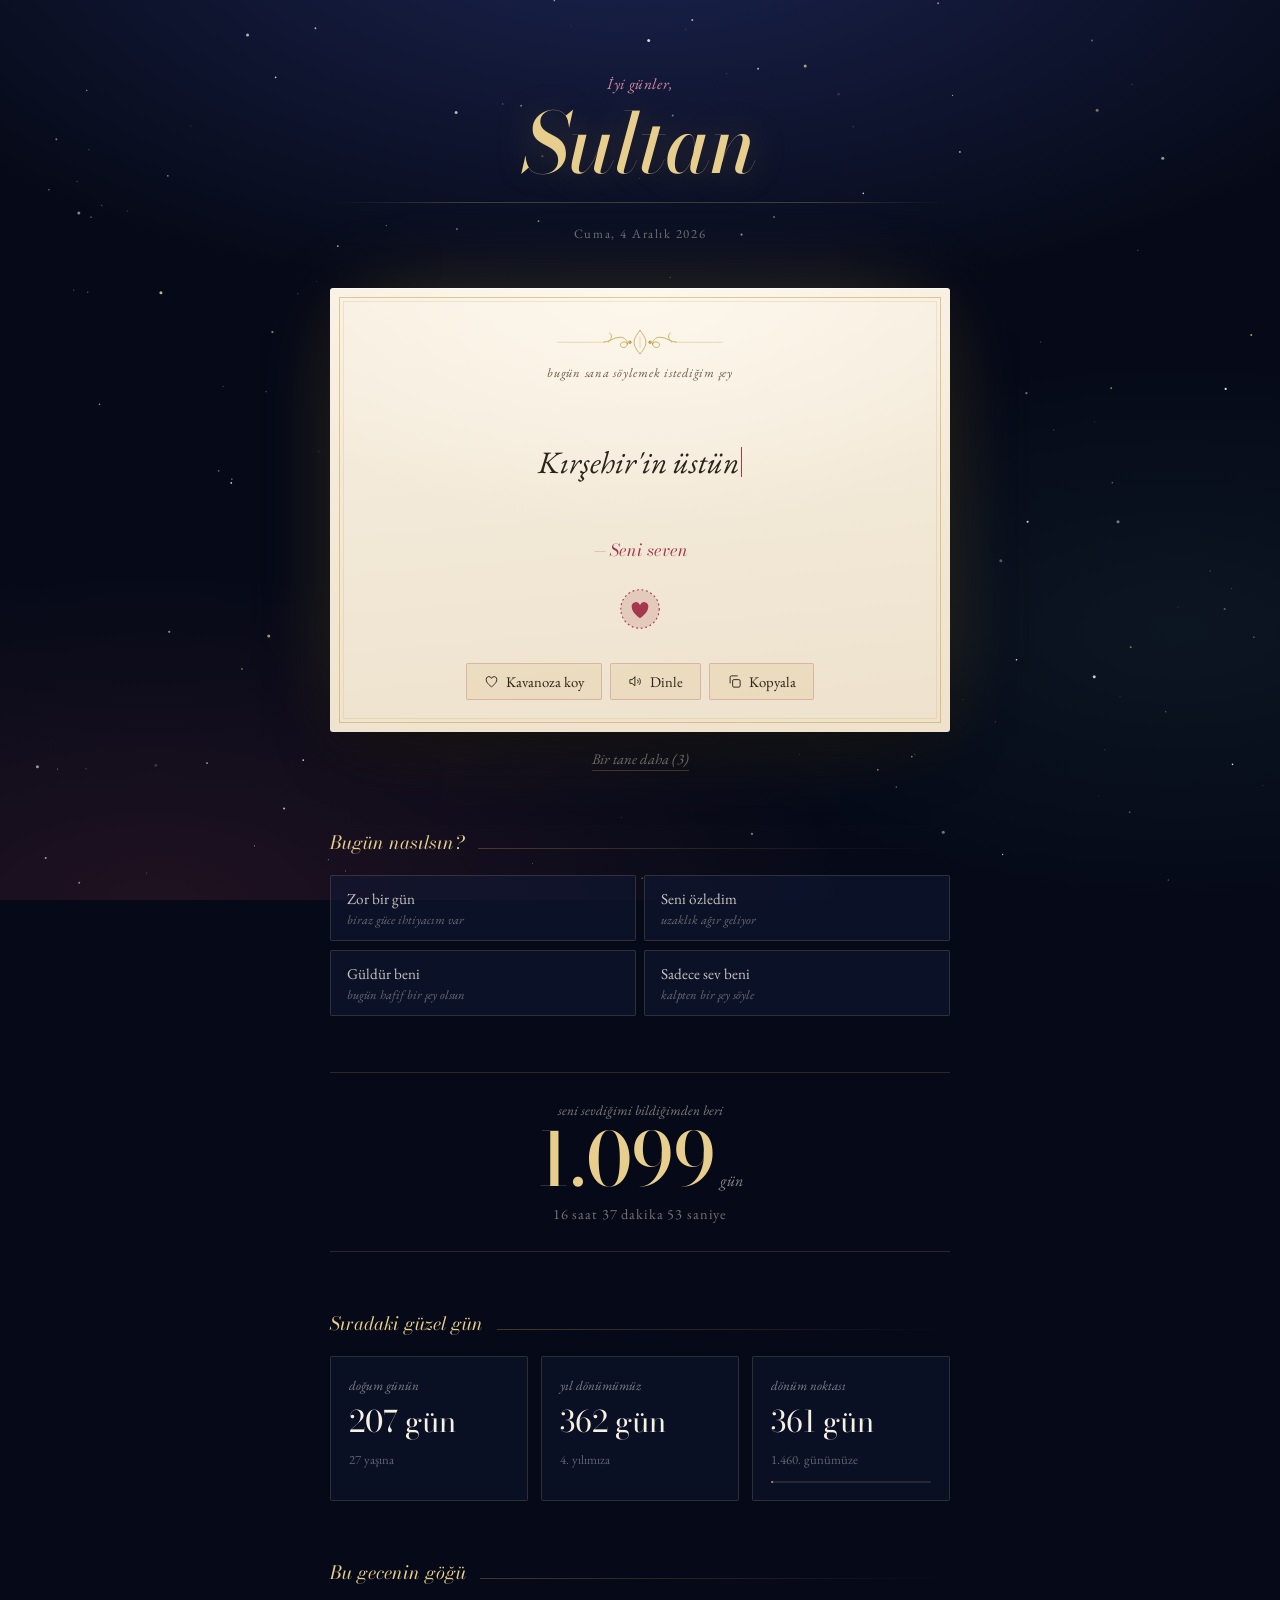
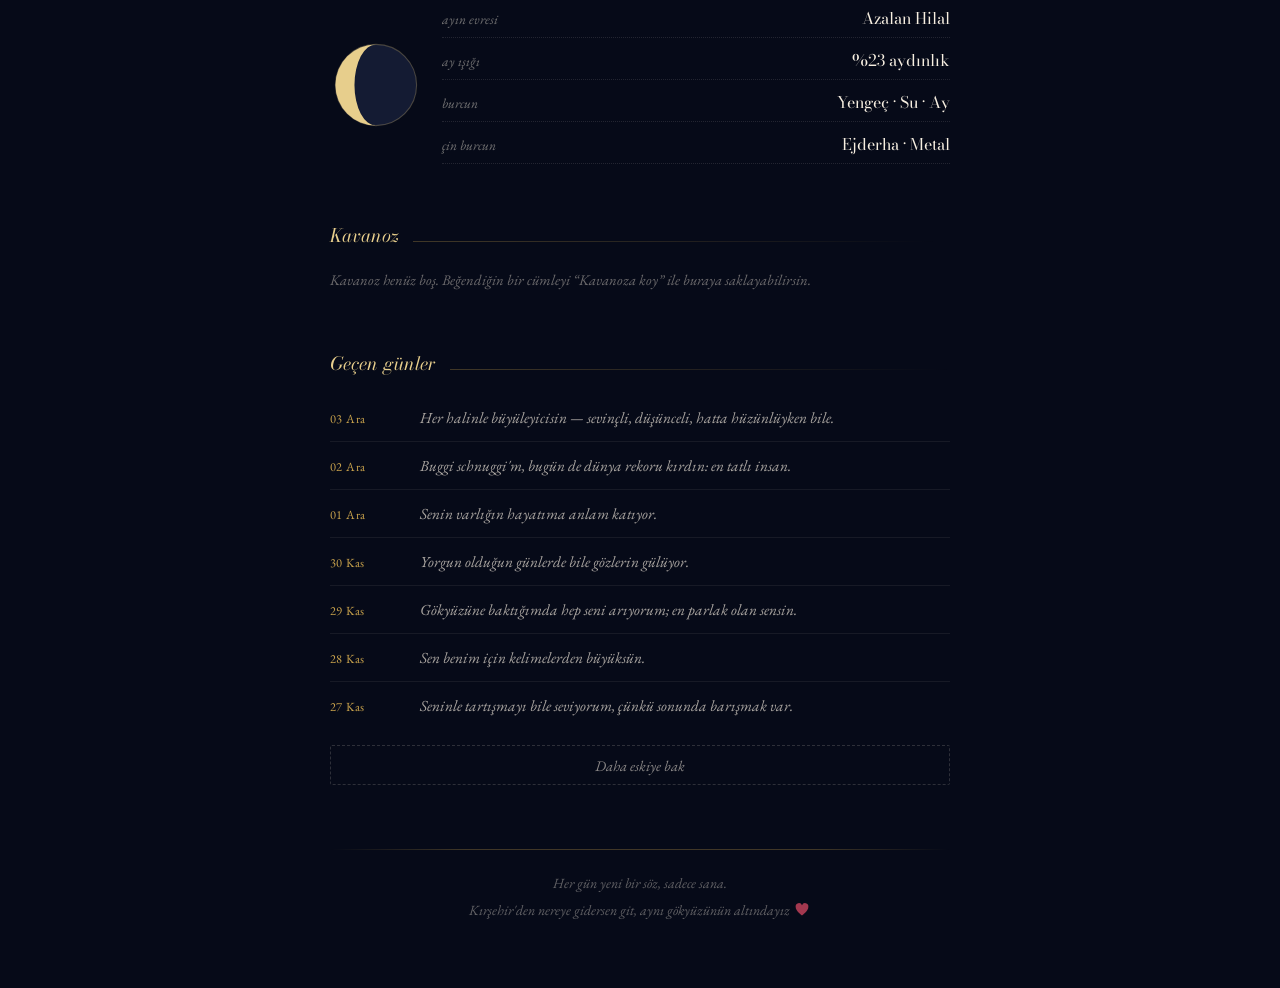
<file: index.html>
<!DOCTYPE html>
<html lang="tr">
<head>
<meta charset="UTF-8">
<meta name="viewport" content="width=device-width, initial-scale=1, viewport-fit=cover">
<meta name="theme-color" content="#060a18">
<meta name="description" content="Her gün yeni bir söz, sadece sana.">
<meta name="apple-mobile-web-app-capable" content="yes">
<meta name="apple-mobile-web-app-status-bar-style" content="black-translucent">
<meta name="apple-mobile-web-app-title" content="Sana Özel">
<title>Sana Özel</title>

<link rel="manifest" href="manifest.json">
<link rel="icon" href="assets/icon.svg" type="image/svg+xml">
<link rel="apple-touch-icon" href="assets/icon.svg">

<link rel="preconnect" href="https://fonts.googleapis.com">
<link rel="preconnect" href="https://fonts.gstatic.com" crossorigin>
<link href="https://fonts.googleapis.com/css2?family=Bodoni+Moda:ital,opsz,wght@0,6..96,400..600;1,6..96,400..600&family=EB+Garamond:ital,wght@0,400;0,500;1,400;1,500&display=swap" rel="stylesheet">
<link rel="stylesheet" href="assets/style.css">
</head>
<body>

<!-- açılış perdesi -->
<div id="curtain">
  <svg class="curtain-mark" viewBox="0 0 24 24" fill="none" stroke="currentColor" stroke-width="1.1" aria-hidden="true">
    <path d="M12 20.5S3.5 14.8 3.5 8.9A4.4 4.4 0 0 1 12 7a4.4 4.4 0 0 1 8.5 1.9c0 5.9-8.5 11.6-8.5 11.6Z"/>
  </svg>
  <span class="sr-only" style="position:absolute;width:1px;height:1px;overflow:hidden;clip:rect(0 0 0 0)">Yükleniyor</span>
</div>

<canvas id="sky" aria-hidden="true"></canvas>

<main class="page">

  <header class="masthead">
    <p class="salutation" id="salutation">Günaydın,</p>
    <h1 class="name" id="name">Sultan</h1>
    <hr class="rule">
    <p class="datestamp" id="datestamp"></p>
  </header>

  <section class="occasion" id="occasion" aria-live="polite">
    <p class="occasion-title" id="occ-title"></p>
    <p class="occasion-note"  id="occ-note"></p>
  </section>

  <!-- ═══ MEKTUP ═══ -->
  <article class="letter">
    <div class="letter-inner">

      <!-- tezhip motifi -->
      <svg class="ornament" viewBox="0 0 200 34" fill="none" stroke="currentColor" aria-hidden="true">
        <g stroke-width="1" stroke-linecap="round">
          <path d="M2 17h52M146 17h52" opacity=".45"/>
          <g id="tendril">
            <path d="M56 17c8 0 12-6 20-6 6 0 9 4 9 8"/>
            <path d="M85 19c0 3-3 5-6 4s-3-5 0-6 6 0 6 2Z"/>
            <path d="M62 17c5-4 5-9 2-11"/>
          </g>
          <use href="#tendril" transform="translate(200,0) scale(-1,1)"/>
          <path d="M100 3c5 6 7 10 7 14s-2 8-7 14c-5-6-7-10-7-14s2-8 7-14Z"/>
          <path d="M100 11v12" opacity=".5"/>
        </g>
        <circle cx="88" cy="17" r="1.6" fill="currentColor"/>
        <circle cx="112" cy="17" r="1.6" fill="currentColor"/>
      </svg>

      <p class="letter-eyebrow">bugün sana söylemek istediğim şey</p>

      <blockquote class="compliment" id="compliment" aria-live="polite"></blockquote>

      <p class="signature" id="signature">— Seni seven</p>

      <button class="seal" id="seal" type="button" aria-label="Mührü aç">
        <svg viewBox="0 0 48 48" aria-hidden="true">
          <circle cx="24" cy="24" r="21" fill="currentColor" opacity=".16"/>
          <circle cx="24" cy="24" r="21" fill="none" stroke="currentColor" stroke-width="1.2" stroke-dasharray="2 3"/>
          <path d="M24 34s-9-6-9-12a4.6 4.6 0 0 1 9-2 4.6 4.6 0 0 1 9 2c0 6-9 12-9 12Z" fill="currentColor"/>
        </svg>
      </button>
      <p class="whisper" id="whisper"></p>

      <div class="actions">
        <button class="btn" id="save" type="button">
          <svg viewBox="0 0 24 24" fill="none" stroke="currentColor" stroke-width="1.5" aria-hidden="true">
            <path d="M12 20.5S3.5 14.8 3.5 8.9A4.4 4.4 0 0 1 12 7a4.4 4.4 0 0 1 8.5 1.9c0 5.9-8.5 11.6-8.5 11.6Z"/>
          </svg>
          <span id="save-label">Kavanoza koy</span>
        </button>
        <button class="btn" id="read" type="button">
          <svg viewBox="0 0 24 24" fill="none" stroke="currentColor" stroke-width="1.5" stroke-linecap="round" aria-hidden="true">
            <path d="M11 5 6.5 9H3v6h3.5L11 19V5Z"/><path d="M15.5 9.5a3.5 3.5 0 0 1 0 5"/><path d="M18 7a7 7 0 0 1 0 10"/>
          </svg>
          <span id="read-label">Dinle</span>
        </button>
        <button class="btn" id="copy" type="button">
          <svg viewBox="0 0 24 24" fill="none" stroke="currentColor" stroke-width="1.5" aria-hidden="true">
            <rect x="9" y="9" width="12" height="12" rx="2"/><path d="M5 15V5a2 2 0 0 1 2-2h10"/>
          </svg>
          <span>Kopyala</span>
        </button>
        <button class="btn" id="share" type="button">
          <svg viewBox="0 0 24 24" fill="none" stroke="currentColor" stroke-width="1.5" stroke-linecap="round" aria-hidden="true">
            <path d="M12 3v13"/><path d="m7.5 7.5 4.5-4.5 4.5 4.5"/><path d="M5 14v5a2 2 0 0 0 2 2h10a2 2 0 0 0 2-2v-5"/>
          </svg>
          <span>Paylaş</span>
        </button>
      </div>
    </div>
  </article>

  <button class="again" id="again" type="button">Bir tane daha (3)</button>

  <!-- ═══ RUH HÂLİ ═══ -->
  <section class="section reveal">
    <div class="section-head">
      <h2>Bugün nasılsın?</h2>
      <span class="fill"></span>
    </div>
    <div class="moods">
      <button class="mood" type="button" data-tag="guc"    aria-pressed="false">Zor bir gün<span class="mood-em">biraz güce ihtiyacım var</span></button>
      <button class="mood" type="button" data-tag="ozlem"  aria-pressed="false">Seni özledim<span class="mood-em">uzaklık ağır geliyor</span></button>
      <button class="mood" type="button" data-tag="neseli" aria-pressed="false">Güldür beni<span class="mood-em">bugün hafif bir şey olsun</span></button>
      <button class="mood" type="button" data-tag="derin"  aria-pressed="false">Sadece sev beni<span class="mood-em">kalpten bir şey söyle</span></button>
    </div>
    <div class="mood-reply" id="mood-reply"><p id="mood-text"></p></div>
  </section>

  <!-- ═══ BİRLİKTE ═══ -->
  <section class="section reveal" id="clock-section">
    <div class="clock">
      <p class="clock-lead">seni sevdiğimi bildiğimden beri</p>
      <p><span class="clock-days" id="clock-days">—</span><span class="clock-unit">gün</span></p>
      <p class="clock-fine" id="clock-fine"></p>
    </div>
  </section>

  <!-- ═══ SIRADAKİ GÜNLER ═══ -->
  <section class="section reveal">
    <div class="section-head">
      <h2>Sıradaki güzel gün</h2>
      <span class="fill"></span>
    </div>
    <div class="counts">
      <div class="count-item">
        <p class="count-label">doğum günün</p>
        <p class="count-value" id="bd-value">—</p>
        <p class="count-note"  id="bd-note"></p>
      </div>
      <div class="count-item" id="ann-item">
        <p class="count-label">yıl dönümümüz</p>
        <p class="count-value" id="ann-value">—</p>
        <p class="count-note"  id="ann-note"></p>
      </div>
      <div class="count-item">
        <p class="count-label">dönüm noktası</p>
        <p class="count-value" id="mile-value">—</p>
        <p class="count-note"  id="mile-note"></p>
        <div class="bar"><span id="mile-bar"></span></div>
      </div>
    </div>
  </section>

  <!-- ═══ GÖKYÜZÜ ═══ -->
  <section class="section reveal">
    <div class="section-head">
      <h2>Bu gecenin göğü</h2>
      <span class="fill"></span>
    </div>
    <div class="sky-grid">
      <svg class="moon-dial" viewBox="-34 -34 68 68" aria-hidden="true">
        <circle r="30" fill="#141b33" stroke="rgba(231,206,140,.28)" stroke-width=".8"/>
        <path id="moon-lit" fill="#e7ce8c" d=""/>
      </svg>
      <dl class="sky-facts">
        <div class="fact"><dt>ayın evresi</dt><dd id="moon-name">—</dd></div>
        <div class="fact"><dt>ay ışığı</dt><dd id="moon-pct">—</dd></div>
        <div class="fact"><dt>burcun</dt><dd>Yengeç · Su · Ay</dd></div>
        <div class="fact"><dt>çin burcun</dt><dd id="cz">—</dd></div>
      </dl>
    </div>
  </section>

  <!-- ═══ KAVANOZ ═══ -->
  <section class="section reveal">
    <div class="section-head">
      <h2>Kavanoz</h2>
      <span class="fill"></span>
      <span class="count" id="jar-count"></span>
    </div>
    <div class="jar" id="jar"></div>
  </section>

  <!-- ═══ ARŞİV ═══ -->
  <section class="section reveal">
    <div class="section-head">
      <h2>Geçen günler</h2>
      <span class="fill"></span>
    </div>
    <div class="archive" id="archive"></div>
    <button class="more" id="more" type="button">Daha eskiye bak</button>
  </section>

  <footer class="foot reveal">
    <hr class="rule">
    <p>
      Her gün yeni bir söz, sadece sana.<br>
      Kırşehir'den nereye gidersen git, aynı gökyüzünün altındayız
      <svg class="foot-heart" viewBox="0 0 24 24" fill="currentColor" aria-hidden="true">
        <path d="M12 20.5S3.5 14.8 3.5 8.9A4.4 4.4 0 0 1 12 7a4.4 4.4 0 0 1 8.5 1.9c0 5.9-8.5 11.6-8.5 11.6Z"/>
      </svg>
    </p>
  </footer>

</main>

<div id="toast" role="status" aria-live="polite"></div>

<!-- ═══ AYARLAR — buradan kişiselleştir ═══ -->
<script>
const CONFIG = {
  name:          "Sultan",
  senderName:    "Seni seven",
  birthday:      "2000-06-29",
  togetherSince: "2023-12-01",
  secretNote:    "Bunu bulduğuna göre meraklısın. Seni seviyorum, meri jaan."
};
</script>

<script src="compliments.js"></script>
<script src="assets/app.js"></script>
</body>
</html>
</file>
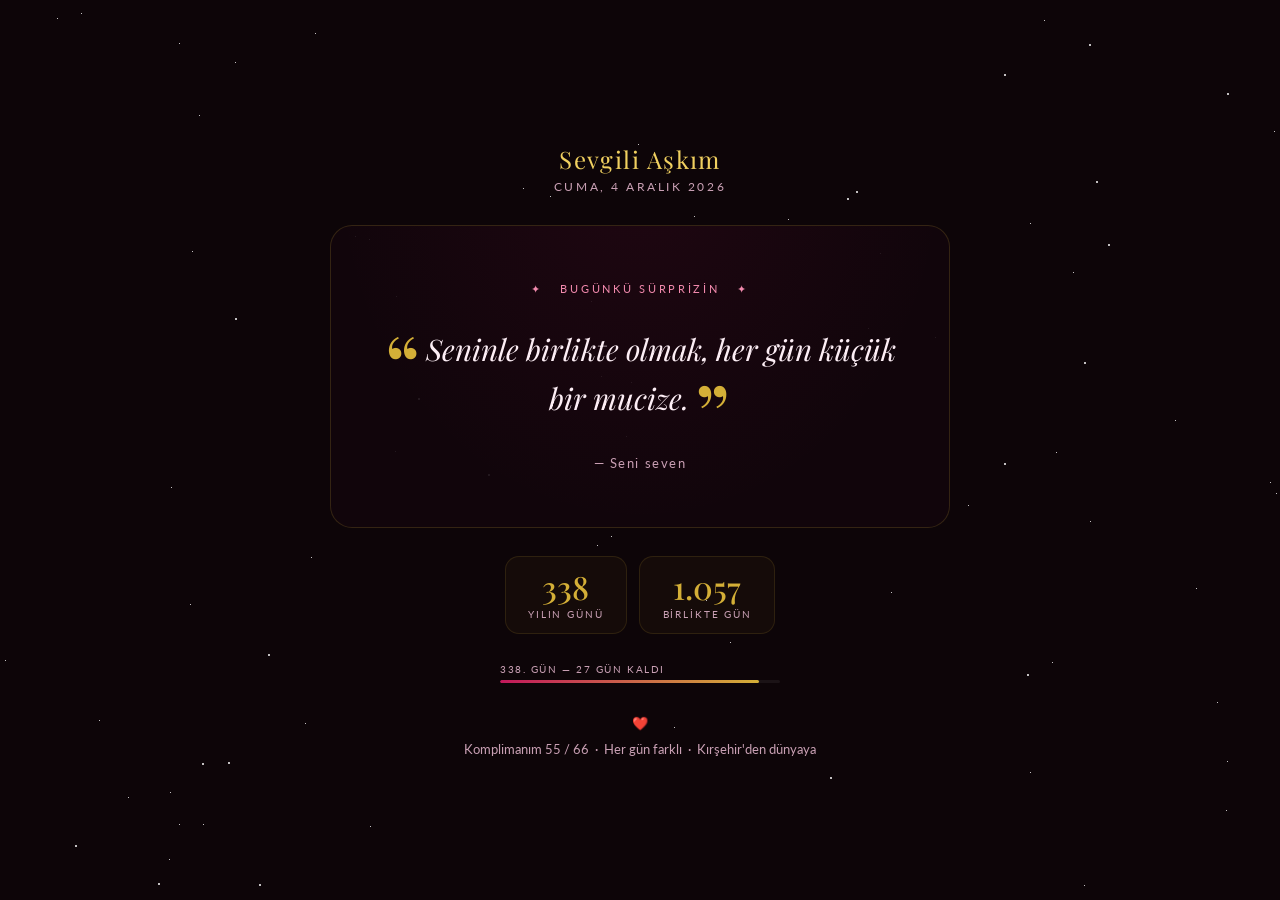
<file: Compliments/index.html>
<!DOCTYPE html>
<html lang="tr">
<head>
  <meta charset="UTF-8">
  <meta name="viewport" content="width=device-width, initial-scale=1.0">
  <title>Sana Özel 💕</title>
  <link href="https://fonts.googleapis.com/css2?family=Playfair+Display:ital,wght@0,500;1,400&family=Lato:wght@300;400&display=swap" rel="stylesheet">
  <style>
    *, *::before, *::after { margin: 0; padding: 0; box-sizing: border-box; }

    body {
      min-height: 100vh;
      background: #0d0508;
      display: flex;
      flex-direction: column;
      align-items: center;
      justify-content: center;
      font-family: 'Lato', sans-serif;
      color: #f9e8ef;
      overflow-x: hidden;
      padding: 2rem 1rem;
      position: relative;
    }

    /* Stars */
    #stars { position: fixed; inset: 0; pointer-events: none; z-index: 0; }
    .star {
      position: absolute;
      background: white;
      border-radius: 50%;
      animation: twinkle ease-in-out infinite;
    }
    @keyframes twinkle {
      0%, 100% { opacity: 0.08; }
      50% { opacity: 0.6; }
    }

    /* Rose petals */
    .petal {
      position: fixed;
      border-radius: 50% 0 50% 0;
      pointer-events: none;
      z-index: 1;
      animation: fallDown linear infinite;
      opacity: 0;
    }
    @keyframes fallDown {
      0%   { transform: translateY(-30px) rotate(0deg) scale(1);   opacity: 0.7; }
      80%  { opacity: 0.5; }
      100% { transform: translateY(110vh) rotate(520deg) scale(0.7); opacity: 0; }
    }

    /* Layout */
    .container {
      position: relative;
      z-index: 10;
      max-width: 620px;
      width: 100%;
      text-align: center;
    }

    /* Top name */
    .for-name {
      font-family: 'Playfair Display', serif;
      font-size: clamp(1.1rem, 3.5vw, 1.5rem);
      color: #f0d060;
      letter-spacing: 0.06em;
      margin-bottom: 0.3rem;
      animation: fadeDown 0.9s ease both;
    }
    .today-label {
      font-size: 0.72rem;
      letter-spacing: 0.22em;
      text-transform: uppercase;
      color: #c9a0b4;
      margin-bottom: 2rem;
      animation: fadeDown 0.9s ease 0.15s both;
    }

    /* Card */
    .card {
      border: 1px solid rgba(212,175,55,0.18);
      border-radius: 22px;
      padding: clamp(2rem,6vw,3.5rem) clamp(1.5rem,5vw,3rem);
      margin-bottom: 1.8rem;
      background: rgba(18,6,13,0.9);
      animation: fadeIn 1.1s ease 0.3s both;
      position: relative;
      overflow: hidden;
    }
    .card::before {
      content: '';
      position: absolute;
      inset: 0;
      background: radial-gradient(ellipse at 50% -20%, rgba(194,24,91,0.08) 0%, transparent 70%);
      pointer-events: none;
    }

    .comp-tag {
      font-size: 0.68rem;
      letter-spacing: 0.25em;
      text-transform: uppercase;
      color: #f48fb1;
      margin-bottom: 1.8rem;
    }

    .compliment {
      font-family: 'Playfair Display', serif;
      font-size: clamp(1.25rem, 4vw, 1.85rem);
      line-height: 1.65;
      color: #fdeef5;
      font-style: italic;
      margin-bottom: 2rem;
      position: relative;
    }
    .compliment::before { content: '\201C'; color: #d4af37; font-size: 3em; line-height: 0; vertical-align: -0.45em; margin-right: 0.05em; font-style: normal; }
    .compliment::after  { content: '\201D'; color: #d4af37; font-size: 3em; line-height: 0; vertical-align: -0.45em; margin-left: 0.05em;  font-style: normal; }

    .from-line {
      font-size: 0.82rem;
      color: #c9a0b4;
      letter-spacing: 0.12em;
    }

    /* Stats */
    .stats {
      display: flex;
      gap: 12px;
      justify-content: center;
      margin-bottom: 1.8rem;
      flex-wrap: wrap;
      animation: fadeUp 0.9s ease 0.7s both;
    }
    .stat {
      border: 1px solid rgba(212,175,55,0.13);
      border-radius: 14px;
      padding: 0.85rem 1.4rem;
      min-width: 110px;
      background: rgba(212,175,55,0.04);
    }
    .stat-num {
      font-family: 'Playfair Display', serif;
      font-size: 2rem;
      font-weight: 500;
      color: #d4af37;
      line-height: 1;
      margin-bottom: 0.3rem;
    }
    .stat-lbl {
      font-size: 0.65rem;
      letter-spacing: 0.18em;
      text-transform: uppercase;
      color: #c9a0b4;
    }

    /* Footer */
    footer {
      font-size: 0.82rem;
      color: #c9a0b4;
      animation: fadeUp 0.9s ease 0.9s both;
    }
    .heart { display: inline-block; animation: pulse 2.2s ease-in-out infinite; }
    @keyframes pulse { 0%,100%{transform:scale(1)} 50%{transform:scale(1.18)} }

    /* Day of year progress */
    .progress-wrap {
      max-width: 280px;
      margin: 1.5rem auto 0;
    }
    .progress-lbl {
      font-size: 0.65rem;
      letter-spacing: 0.15em;
      text-transform: uppercase;
      color: #c9a0b4;
      margin-bottom: 5px;
      text-align: left;
    }
    .progress-bar { background: rgba(255,255,255,0.06); border-radius: 99px; height: 3px; overflow: hidden; }
    .progress-fill { height: 100%; background: linear-gradient(90deg,#c2185b,#d4af37); border-radius: 99px; }

    /* Animations */
    @keyframes fadeDown { from{opacity:0;transform:translateY(-18px)} to{opacity:1;transform:none} }
    @keyframes fadeUp   { from{opacity:0;transform:translateY(18px)}  to{opacity:1;transform:none} }
    @keyframes fadeIn   { from{opacity:0} to{opacity:1} }

    /* Responsive */
    @media(max-width:480px) {
      .stat { min-width: 90px; }
    }
  </style>
</head>
<body>

<div id="stars"></div>

<!-- ── CONFIGURATION ─────────────────────────────────────────── -->
<script>
  const CONFIG = {
    name:          "Aşkım",          // ← her name or nickname (e.g. "Elif", "Canım")
    togetherSince: "01.12.2024",               // ← your anniversary, e.g. "2021-06-15" (leave "" to hide)
    senderName:    "Seni seven",     // ← how you sign off
    city:          "Kırşehir",       // ← her hometown shown in footer
  };
</script>
<!-- ──────────────────────────────────────────────────────────── -->

<script>
  const COMPLIMENTS = [
    "Gülüşün odayı aydınlatıyor, tıpkı güneşin sabahı aydınlattığı gibi.",
    "Sen dünyayı daha güzel bir yer yapıyorsun, sadece var olarak.",
    "Varlığın tek başına bir armağan — bunu hiç unutma.",
    "Gözlerin içindeki güzelliği yansıtıyor; görmek isteyenlere yeter.",
    "Seninle geçen her an, hayatımın en değerli anları arasında.",
    "Zekân ve güzelliğin mükemmel bir uyum içinde dans ediyor.",
    "Kalbinin iyiliği seni dünyada eşsiz kılıyor.",
    "Seninle olmak cenneti yeryüzünde yaşatıyor.",
    "Sesinin tonu beni her seferinde büyülüyor.",
    "Sen her bakışta biraz daha güzelleşiyorsun.",
    "Düşünce biçimin beni her zaman hayrete düşürüyor.",
    "Seninle gülmek dünyanın en güzel sesi.",
    "Sen olmasan bu dünya ne kadar eksik kalırdı.",
    "Güçlü ve nazik olmayı bir arada başarmak için seçilmiş gibisin.",
    "Her geçen gün seni bir önceki günden daha çok seviyorum.",
    "Sen benim en büyük ilham kaynağımsın.",
    "Bakışlarında bir dünya var; içinde kaybolmak istiyorum.",
    "Seninle geçirdiğim her dakika, bir hazine gibi saklıyorum içimde.",
    "Seni düşündüğümde her şey daha hafif hissettiriyor.",
    "Hem güçlü hem şefkatli olmayı — bunu çok az kişi başarır.",
    "Kahkahanı duymak benim için en değerli armağan.",
    "Sen benim kalbimin en huzurlu köşesisin.",
    "Varlığın sadece benim için değil, çevrendeki herkes için bir şans.",
    "Seninle baş başa geçirilen her an, ömrümün en değerlisi.",
    "Seni sevmek hayatımın en doğru kararı.",
    "Sen benim için güneşin doğduğu yönsün.",
    "Her halin farklı bir güzellik taşıyor.",
    "Seninle her şey daha anlamlı hissettiriyor.",
    "Hem aklımı hem kalbimi dolduruyorsun — bu bende herkese nasip olmaz.",
    "Kibarlığın ve nezaketin seni çok özel yapıyor.",
    "Seninle olmak, hayatımın en büyük şansı.",
    "Sen benim en sevdiğim hikayesin.",
    "Seninle geçen her mevsim renkleniyor, anlam kazanıyor.",
    "Senin varlığın hayatıma anlam katıyor.",
    "Her gün seninle biraz daha büyüyorum.",
    "Sen benim için çok değerlisin — bunu her zaman bil.",
    "Seninle olmak bir rüya, ama gerçeğinden daha güzel.",
    "Güzelliğin içten geliyor; bu seni gerçekten eşsiz kılıyor.",
    "Sen benim dünyamın en güzel köşesisin.",
    "Kalbin kadar güzel bir ruh az görülür.",
    "Seninle olmak bana tam bir huzur veriyor.",
    "Her bakışın kalbimi ısıtıyor, her seferinde.",
    "Hem akıllı hem zarif; iki şeyi aynı anda bu kadar güzel taşıyan az.",
    "Gözlerin içindeki sonsuz derinliği yansıtıyor.",
    "Seni sevmek, nefes almak kadar doğal geliyor bana.",
    "Sen benim için her gün yeniden doğan bir mucizesin.",
    "Zarif duruşun ve güzel kalbinle gerçekten eşsizsin.",
    "Her geçen gün sana olan sevgim biraz daha derinleşiyor.",
    "Sen hem güçlü hem naifsin — bu kombinasyon seni eşsiz yapıyor.",
    "Sen benim için güneşin ilk ışığı gibisin.",
    "Seninle her sabaha uyanmak, hayatımın en büyük lüksü.",
    "Seni tanımak, hayatıma en güzel şeyi katmak oldu.",
    "Sen her zaman çevreni daha aydınlık bir yere dönüştürüyorsun.",
    "Güzelliğin zamanla değil, kalpten geliyor — bu hiç solmaz.",
    "Seninle birlikte olmak, her gün küçük bir mucize.",
    "Senin gibisi gerçekten az; bu dünyada bunu bilen şanslı.",
    "Her gülüşünde bir dünya var ve ben o dünyada yaşamak istiyorum.",
    "Sen benim için yıldızlardan daha parlaksın.",
    "Seninle geçirilen her anı ömrüm boyunca hatırlayacağım.",
    "Sen benim kalbimin en sevdiği şarkısısın.",
    "Seni düşündüğümde her şey yerine oturuyor.",
    "Sana olan sevgim her gün biraz daha büyüyor.",
    "Seninle olmak, hayatımın en iyi kararı — her gün bunu hissediyorum.",
    "Sen benim için hem sığınak hem macera.",
    "Kırşehir seni doğurmuş, dünya sana şükretmeli.",
    "Seninle geçen 40 yıl dünyaya ne kadar güzellik kattı — düşünebiliyor musun?",
  ];

  // ── Turkish month names
  const TR_MONTHS = [
    "Ocak","Şubat","Mart","Nisan","Mayıs","Haziran",
    "Temmuz","Ağustos","Eylül","Ekim","Kasım","Aralık"
  ];
  const TR_DAYS = ["Pazar","Pazartesi","Salı","Çarşamba","Perşembe","Cuma","Cumartesi"];

  // ── Pick compliment based on calendar date (stable all day, changes at midnight)
  function dayKey(d) {
    return d.getFullYear() * 10000 + (d.getMonth()+1) * 100 + d.getDate();
  }
  function seededIndex(key, len) {
    // Simple hash so order isn't just sequential
    let h = key * 2654435761 >>> 0;
    h ^= h >> 16; h *= 0x45d9f3b; h ^= h >> 16;
    return Math.abs(h) % len;
  }

  function dayOfYear(d) {
    const start = new Date(d.getFullYear(), 0, 0);
    return Math.floor((d - start) / 86400000);
  }

  function daysBetween(a, b) {
    return Math.floor((b - a) / 86400000);
  }

  window.onload = () => {
    const now = new Date();

    // Compliment
    const idx = seededIndex(dayKey(now), COMPLIMENTS.length);
    document.getElementById('compliment-text').textContent = COMPLIMENTS[idx];

    // Header
    document.getElementById('for-name').textContent = `Sevgili ${CONFIG.name}`;

    // Date string
    document.getElementById('date-str').textContent =
      `${TR_DAYS[now.getDay()]}, ${now.getDate()} ${TR_MONTHS[now.getMonth()]} ${now.getFullYear()}`;

    // From
    document.getElementById('from-line').textContent = `— ${CONFIG.senderName}`;

    // Stats
    const doy = dayOfYear(now);
    const daysInYear = (now.getFullYear() % 4 === 0) ? 366 : 365;
    document.getElementById('day-num').textContent = doy;
    document.getElementById('progress-fill').style.width = (doy / daysInYear * 100).toFixed(1) + '%';
    document.getElementById('progress-lbl').textContent = `${doy}. gün — ${daysInYear - doy} gün kaldı`;

    if (CONFIG.togetherSince) {
      const since = new Date(CONFIG.togetherSince);
      const days = daysBetween(since, now);
      document.getElementById('together-stat').style.display = '';
      document.getElementById('together-days').textContent = days.toLocaleString('tr-TR');
    }

    // Footer
    document.getElementById('footer-city').textContent = CONFIG.city;
    document.getElementById('comp-count').textContent = idx + 1;
    document.getElementById('comp-total').textContent = COMPLIMENTS.length;

    // Stars
    const stars = document.getElementById('stars');
    for (let i = 0; i < 80; i++) {
      const s = document.createElement('div');
      s.className = 'star';
      const sz = Math.random() < 0.3 ? 2 : 1;
      s.style.cssText = `
        width:${sz}px;height:${sz}px;
        top:${Math.random()*100}%;left:${Math.random()*100}%;
        animation-duration:${2.5+Math.random()*4}s;
        animation-delay:-${Math.random()*6}s;
      `;
      stars.appendChild(s);
    }

    // Petals
    const colors = ['#c2185b','#e91e8c','#f48fb1','#ad1457','#880e4f'];
    for (let i = 0; i < 18; i++) {
      const p = document.createElement('div');
      p.className = 'petal';
      const sz = 8 + Math.random() * 10;
      p.style.cssText = `
        width:${sz}px;height:${sz}px;
        left:${Math.random()*100}%;
        background:${colors[Math.floor(Math.random()*colors.length)]};
        animation-duration:${7+Math.random()*10}s;
        animation-delay:-${Math.random()*15}s;
      `;
      document.body.appendChild(p);
    }
  };
</script>

<div class="container">

  <p class="for-name" id="for-name">Sevgili Aşkım</p>
  <p class="today-label" id="date-str">…</p>

  <div class="card">
    <p class="comp-tag">✦ &nbsp; bugünkü sürprizin &nbsp; ✦</p>
    <p class="compliment" id="compliment-text">…</p>
    <p class="from-line" id="from-line">— Seni seven</p>
  </div>

  <div class="stats">
    <div class="stat">
      <div class="stat-num" id="day-num">—</div>
      <div class="stat-lbl">yılın günü</div>
    </div>
    <div class="stat" id="together-stat" style="display:none">
      <div class="stat-num" id="together-days">—</div>
      <div class="stat-lbl">birlikte gün</div>
    </div>
  </div>

  <div class="progress-wrap">
    <p class="progress-lbl" id="progress-lbl"></p>
    <div class="progress-bar">
      <div class="progress-fill" id="progress-fill" style="width:0%"></div>
    </div>
  </div>

  <footer style="margin-top:2rem">
    <p><span class="heart">❤️</span></p>
    <p style="margin-top:0.6rem">
      Komplimanım <span id="comp-count">—</span> / <span id="comp-total">—</span>
      &nbsp;·&nbsp; Her gün farklı
      &nbsp;·&nbsp; <span id="footer-city">Kırşehir</span>'den dünyaya
    </p>
  </footer>

</div>

</body>
</html>
</file>
<file: assets/style.css>
/* ════════════════════════════════════════════════════════════
   Sana Özel — gece mektubu
   Gece laciverti + altın tezhip + parşömen mektup
   ════════════════════════════════════════════════════════════ */

:root {
  /* gece */
  --night:      #0a0f24;
  --night-2:    #060a18;
  --night-3:    #121a38;

  /* parşömen */
  --paper:      #f7efe1;
  --paper-2:    #eee2cd;
  --ink:        #2b2318;
  --ink-2:      #6b5b46;

  /* altın & gül */
  --gold:       #c8a24c;
  --gold-lt:    #e7ce8c;
  --gold-dim:   rgba(200, 162, 76, .30);
  --rose:       #a3384f;
  --rose-lt:    #d98ba0;
  --verd:       #3e7c74;

  --line:       rgba(231, 206, 140, .16);
  --ease:       cubic-bezier(.22, 1, .36, 1);

  --serif:      'EB Garamond', Georgia, 'Times New Roman', serif;
  --display:    'Bodoni Moda', 'EB Garamond', Georgia, serif;
}

*, *::before, *::after { margin: 0; padding: 0; box-sizing: border-box; }

html { scroll-behavior: smooth; -webkit-text-size-adjust: 100%; }

body {
  min-height: 100dvh;
  background: var(--night-2);
  color: var(--paper);
  font-family: var(--serif);
  font-size: 17px;
  line-height: 1.65;
  overflow-x: hidden;
  -webkit-font-smoothing: antialiased;
}

/* gece göğü: derinlik için iki katman */
body::before {
  content: '';
  position: fixed; inset: 0; z-index: 0; pointer-events: none;
  background:
    radial-gradient(120% 80% at 50% -10%, #1b2450 0%, transparent 55%),
    radial-gradient(90% 60% at 12% 100%, rgba(163, 56, 79, .16) 0%, transparent 60%),
    radial-gradient(70% 50% at 92% 70%, rgba(62, 124, 116, .10) 0%, transparent 60%),
    var(--night-2);
}

::selection { background: var(--gold); color: var(--night-2); }

:focus-visible {
  outline: 2px solid var(--gold-lt);
  outline-offset: 3px;
  border-radius: 3px;
}

/* ─── yıldız tuvali ─────────────────────────────────────── */
#sky { position: fixed; inset: 0; z-index: 1; pointer-events: none; }

/* ─── açılış perdesi ────────────────────────────────────── */
#curtain {
  position: fixed; inset: 0; z-index: 90;
  background: var(--night-2);
  display: grid; place-items: center;
  transition: opacity .8s var(--ease), visibility .8s;
}
#curtain.gone { opacity: 0; visibility: hidden; pointer-events: none; }
.curtain-mark { width: 46px; height: 46px; color: var(--gold); animation: pulse 2.2s ease-in-out infinite; }
@keyframes pulse { 0%, 100% { opacity: .25; transform: scale(.94); } 50% { opacity: 1; transform: scale(1); } }

/* ─── sayfa ─────────────────────────────────────────────── */
.page {
  position: relative; z-index: 10;
  width: 100%; max-width: 660px;
  margin: 0 auto;
  padding: 4.5rem 1.25rem 4rem;
}

.reveal { opacity: 0; transform: translateY(14px); }
.reveal.in { opacity: 1; transform: none; transition: opacity .9s var(--ease), transform .9s var(--ease); }

/* ─── başlık ────────────────────────────────────────────── */
.masthead { text-align: center; margin-bottom: 2.75rem; }

.salutation {
  font-size: .95rem; font-style: italic;
  color: var(--rose-lt); letter-spacing: .04em;
  margin-bottom: .35rem;
}

.name {
  font-family: var(--display);
  font-size: clamp(3.2rem, 13vw, 5.2rem);
  font-weight: 500; font-style: italic;
  line-height: .95; letter-spacing: -.01em;
  color: var(--gold-lt);
  text-shadow: 0 0 38px rgba(200, 162, 76, .28);
}

.datestamp {
  margin-top: .85rem;
  font-size: .8rem; color: rgba(247, 239, 225, .42);
  letter-spacing: .12em;
}

.rule {
  display: block; width: 100%; height: 1px; border: 0;
  margin: 1.25rem 0;
  background: linear-gradient(90deg, transparent, var(--gold-dim) 22%, var(--gold-dim) 78%, transparent);
}

/* ─── özel gün şeridi ───────────────────────────────────── */
.occasion {
  display: none;
  margin-bottom: 1.75rem; padding: 1rem 1.25rem;
  text-align: center;
  border: 1px solid rgba(200, 162, 76, .35);
  border-radius: 2px;
  background: linear-gradient(180deg, rgba(200, 162, 76, .10), rgba(163, 56, 79, .07));
}
.occasion.show { display: block; }
.occasion-title { font-family: var(--display); font-size: 1.25rem; color: var(--gold-lt); font-style: italic; }
.occasion-note  { font-size: .88rem; color: rgba(247, 239, 225, .62); margin-top: .15rem; }

/* ════════════════════════════════════════════════════════
   MEKTUP — sayfanın kalbi
   ════════════════════════════════════════════════════════ */
.letter {
  position: relative;
  background:
    radial-gradient(120% 90% at 50% 0%, #fdf7ec 0%, transparent 60%),
    linear-gradient(175deg, var(--paper) 0%, var(--paper-2) 100%);
  color: var(--ink);
  padding: 2.5rem 1.75rem 2rem;
  border-radius: 3px;
  box-shadow:
    0 1px 0 rgba(255, 255, 255, .6) inset,
    0 24px 60px -20px rgba(0, 0, 0, .75),
    0 0 90px -30px rgba(200, 162, 76, .45);
}

/* çift altın çerçeve — tezhip cetveli */
.letter::before {
  content: '';
  position: absolute; inset: 9px;
  border: 1px solid rgba(200, 162, 76, .55);
  pointer-events: none;
}
.letter::after {
  content: '';
  position: absolute; inset: 13px;
  border: 1px solid rgba(200, 162, 76, .22);
  pointer-events: none;
}

.letter-inner { position: relative; text-align: center; }

.ornament { width: 168px; max-width: 60%; height: auto; color: var(--gold); margin: 0 auto .4rem; display: block; }

.letter-eyebrow {
  font-size: .78rem; font-style: italic;
  color: var(--ink-2); letter-spacing: .06em;
  margin-bottom: 1.6rem;
}

.compliment {
  font-family: var(--serif);
  font-size: clamp(1.4rem, 5.4vw, 1.95rem);
  font-style: italic; font-weight: 400;
  line-height: 1.5;
  color: var(--ink);
  min-height: 3.4em;
  display: flex; align-items: center; justify-content: center;
  margin-bottom: 1.4rem;
  text-wrap: balance;
}
.compliment .caret {
  display: inline-block; width: 1px; height: .95em;
  background: var(--rose); vertical-align: -.12em;
  margin-left: .06em; animation: caret .9s step-end infinite;
}
@keyframes caret { 50% { opacity: 0; } }

.signature {
  font-family: var(--display);
  font-style: italic; font-size: 1.05rem;
  color: var(--rose);
}

/* mühür */
.seal {
  width: 44px; height: 44px; margin: 1.35rem auto 0;
  color: var(--rose);
  cursor: pointer; border: 0; background: none; padding: 0;
  transition: transform .5s var(--ease);
}
.seal:hover, .seal:focus-visible { transform: rotate(-9deg) scale(1.06); }
.seal svg { width: 100%; height: 100%; display: block; }

.whisper {
  max-height: 0; overflow: hidden;
  transition: max-height .6s var(--ease), opacity .4s;
  opacity: 0;
  font-size: .9rem; font-style: italic; color: var(--ink-2);
}
.whisper.open { max-height: 120px; opacity: 1; margin-top: .7rem; }

/* ─── mektup altı eylemler ──────────────────────────────── */
.actions {
  display: flex; flex-wrap: wrap; gap: .5rem;
  justify-content: center; margin-top: 1.5rem;
}

.btn {
  font-family: var(--serif); font-size: .92rem;
  display: inline-flex; align-items: center; gap: .45rem;
  padding: .5rem 1.05rem;
  color: var(--ink);
  background: rgba(200, 162, 76, .12);
  border: 1px solid rgba(163, 56, 79, .25);
  border-radius: 2px;
  cursor: pointer;
  transition: background .25s, border-color .25s, color .25s;
}
.btn:hover { background: rgba(200, 162, 76, .26); border-color: rgba(163, 56, 79, .55); }
.btn svg { width: 15px; height: 15px; flex: none; }
.btn.on   { color: #8c1f38; border-color: rgba(163, 56, 79, .6); background: rgba(163, 56, 79, .14); }
.btn.on svg { fill: currentColor; }

.again {
  display: block; margin: 1.1rem auto 0;
  font-family: var(--serif); font-size: .92rem; font-style: italic;
  color: rgba(247, 239, 225, .5);
  background: none; border: 0; cursor: pointer;
  border-bottom: 1px solid var(--gold-dim);
  padding-bottom: 2px; transition: color .25s, border-color .25s;
}
.again:hover { color: var(--gold-lt); border-color: var(--gold); }
.again[disabled] { opacity: .4; cursor: default; border-color: transparent; }

/* ─── bölüm başlığı ─────────────────────────────────────── */
.section { margin-top: 3.5rem; }
.section-head {
  display: flex; align-items: baseline; gap: .9rem;
  margin-bottom: 1.1rem;
}
.section-head h2 {
  font-family: var(--display);
  font-size: 1.15rem; font-weight: 400; font-style: italic;
  color: var(--gold-lt); white-space: nowrap;
}
.section-head .fill { flex: 1; height: 1px; background: linear-gradient(90deg, var(--gold-dim), transparent); }
.section-head .count { font-size: .8rem; color: rgba(247, 239, 225, .35); }

/* ─── ruh hâli ──────────────────────────────────────────── */
.moods { display: grid; grid-template-columns: repeat(2, 1fr); gap: .55rem; }
.mood {
  font-family: var(--serif); font-size: .95rem;
  text-align: left; padding: .8rem 1rem;
  color: rgba(247, 239, 225, .8);
  background: rgba(18, 26, 56, .55);
  border: 1px solid var(--line); border-radius: 2px;
  cursor: pointer; transition: background .25s, border-color .25s, color .25s;
}
.mood:hover { background: rgba(27, 36, 80, .8); border-color: rgba(231, 206, 140, .35); color: var(--paper); }
.mood[aria-pressed="true"] { border-color: var(--gold); color: var(--gold-lt); background: rgba(200, 162, 76, .1); }
.mood-em { display: block; font-size: .78rem; font-style: italic; color: rgba(247, 239, 225, .4); margin-top: .1rem; }

.mood-reply {
  max-height: 0; overflow: hidden; opacity: 0;
  transition: max-height .55s var(--ease), opacity .45s, margin .45s;
}
.mood-reply.open { max-height: 320px; opacity: 1; margin-top: .8rem; }
.mood-reply p {
  font-size: 1.12rem; font-style: italic; line-height: 1.55;
  color: var(--paper);
  border-left: 2px solid var(--rose);
  padding: .3rem 0 .3rem 1rem;
}

/* ─── zaman ─────────────────────────────────────────────── */
.clock {
  text-align: center; padding: 1.6rem 1rem;
  border-top: 1px solid var(--line); border-bottom: 1px solid var(--line);
}
.clock-lead { font-size: .85rem; font-style: italic; color: rgba(247, 239, 225, .5); }
.clock-days {
  font-family: var(--display); font-weight: 500;
  font-size: clamp(3rem, 15vw, 4.6rem); line-height: 1.05;
  color: var(--gold-lt);
}
.clock-unit { font-family: var(--serif); font-size: 1rem; font-style: italic; color: rgba(247, 239, 225, .55); margin-left: .3rem; }
.clock-fine {
  font-variant-numeric: tabular-nums;
  font-size: .9rem; color: rgba(247, 239, 225, .45);
  letter-spacing: .06em; margin-top: .2rem;
}

/* ─── geri sayım ────────────────────────────────────────── */
.counts { display: grid; grid-template-columns: repeat(auto-fit, minmax(160px, 1fr)); gap: .8rem; }
.count-item { padding: 1.1rem 1.15rem; border: 1px solid var(--line); border-radius: 2px; background: rgba(18, 26, 56, .4); }
.count-label { font-size: .82rem; color: rgba(247, 239, 225, .5); font-style: italic; }
.count-value { font-family: var(--display); font-size: 1.85rem; color: var(--paper); margin: .1rem 0; }
.count-note { font-size: .8rem; color: rgba(247, 239, 225, .38); }
.bar { height: 2px; background: rgba(247, 239, 225, .1); margin-top: .7rem; overflow: hidden; }
.bar span { display: block; height: 100%; background: linear-gradient(90deg, var(--rose), var(--gold)); width: 0; transition: width 1.4s var(--ease); }

/* ─── gökyüzü ───────────────────────────────────────────── */
.sky-grid { display: grid; grid-template-columns: auto 1fr; gap: 1.25rem; align-items: center; }
.moon-dial { width: 92px; height: 92px; flex: none; }
.sky-facts { display: grid; gap: .55rem; }
.fact { display: flex; justify-content: space-between; gap: 1rem; align-items: baseline; border-bottom: 1px dotted rgba(247, 239, 225, .12); padding-bottom: .35rem; }
.fact dt { font-size: .85rem; color: rgba(247, 239, 225, .45); font-style: italic; }
.fact dd { font-family: var(--display); font-size: 1rem; color: var(--paper); text-align: right; }

/* ─── kavanoz ───────────────────────────────────────────── */
.jar { display: grid; gap: .6rem; }
.jar-note { font-size: .92rem; font-style: italic; color: rgba(247, 239, 225, .42); }
.jar-item {
  display: flex; gap: .9rem; align-items: flex-start;
  padding: .85rem 1rem;
  background: rgba(18, 26, 56, .45);
  border: 1px solid var(--line); border-radius: 2px;
}
.jar-item p { font-size: .98rem; font-style: italic; line-height: 1.5; flex: 1; }
.jar-item time { font-size: .74rem; color: rgba(247, 239, 225, .3); display: block; margin-top: .3rem; font-style: normal; }
.jar-drop {
  background: none; border: 0; cursor: pointer; flex: none;
  color: rgba(247, 239, 225, .3); font-size: 1.1rem; line-height: 1;
  padding: .2rem; transition: color .2s;
}
.jar-drop:hover { color: var(--rose-lt); }

/* ─── arşiv ─────────────────────────────────────────────── */
.archive { display: grid; gap: .1rem; }
.arch-row {
  display: grid; grid-template-columns: 4.6rem 1fr; gap: 1rem;
  padding: .7rem 0; border-bottom: 1px solid rgba(247, 239, 225, .07);
  align-items: baseline;
}
.arch-row:last-child { border-bottom: 0; }
.arch-day { font-size: .78rem; color: var(--gold); letter-spacing: .04em; font-variant-numeric: tabular-nums; }
.arch-txt { font-size: .96rem; font-style: italic; color: rgba(247, 239, 225, .68); line-height: 1.5; }
.more {
  margin-top: 1rem; width: 100%;
  font-family: var(--serif); font-style: italic; font-size: .92rem;
  padding: .6rem; color: rgba(247, 239, 225, .55);
  background: none; border: 1px dashed rgba(247, 239, 225, .16); border-radius: 2px;
  cursor: pointer; transition: color .25s, border-color .25s;
}
.more:hover { color: var(--gold-lt); border-color: var(--gold-dim); }

/* ─── alt ───────────────────────────────────────────────── */
.foot { margin-top: 4rem; text-align: center; }
.foot p { font-size: .88rem; font-style: italic; color: rgba(247, 239, 225, .38); line-height: 1.9; }
.foot-heart { color: var(--rose); width: 18px; height: 18px; display: inline-block; vertical-align: -3px; }

/* ─── bildirim ──────────────────────────────────────────── */
#toast {
  position: fixed; left: 50%; bottom: 1.6rem; z-index: 80;
  transform: translate(-50%, 130%);
  background: var(--paper); color: var(--ink);
  font-size: .92rem; font-style: italic;
  padding: .6rem 1.2rem; border-radius: 2px;
  box-shadow: 0 12px 30px -10px rgba(0, 0, 0, .8);
  transition: transform .45s var(--ease), opacity .3s;
  pointer-events: none; max-width: 88vw; text-align: center; opacity: 0;
}
#toast.up { transform: translate(-50%, 0); opacity: 1; }

/* ─── mobil ─────────────────────────────────────────────── */
@media (max-width: 520px) {
  body { font-size: 16px; }
  .page { padding: 3rem 1rem 3rem; }
  .letter { padding: 2.1rem 1.15rem 1.6rem; }
  .letter::before { inset: 7px; }
  .letter::after  { inset: 11px; }
  .moods { grid-template-columns: 1fr; }
  .sky-grid { grid-template-columns: 1fr; justify-items: center; text-align: center; }
  .sky-facts { width: 100%; }
  .arch-row { grid-template-columns: 3.8rem 1fr; gap: .7rem; }
  .actions .btn { flex: 1 1 auto; justify-content: center; }
}

/* ─── hareket azaltma ───────────────────────────────────── */
@media (prefers-reduced-motion: reduce) {
  *, *::before, *::after {
    animation-duration: .001ms !important;
    animation-iteration-count: 1 !important;
    transition-duration: .001ms !important;
    scroll-behavior: auto !important;
  }
  .reveal { opacity: 1; transform: none; }
}

/* ─── yazdırma: gerçek bir mektup gibi ──────────────────── */
@media print {
  body { background: #fff; color: #000; }
  body::before, #sky, #curtain, .actions, .again, .moods, .more, #toast { display: none !important; }
  .letter { box-shadow: none; }
  .page { padding: 0; }
}
</file>
